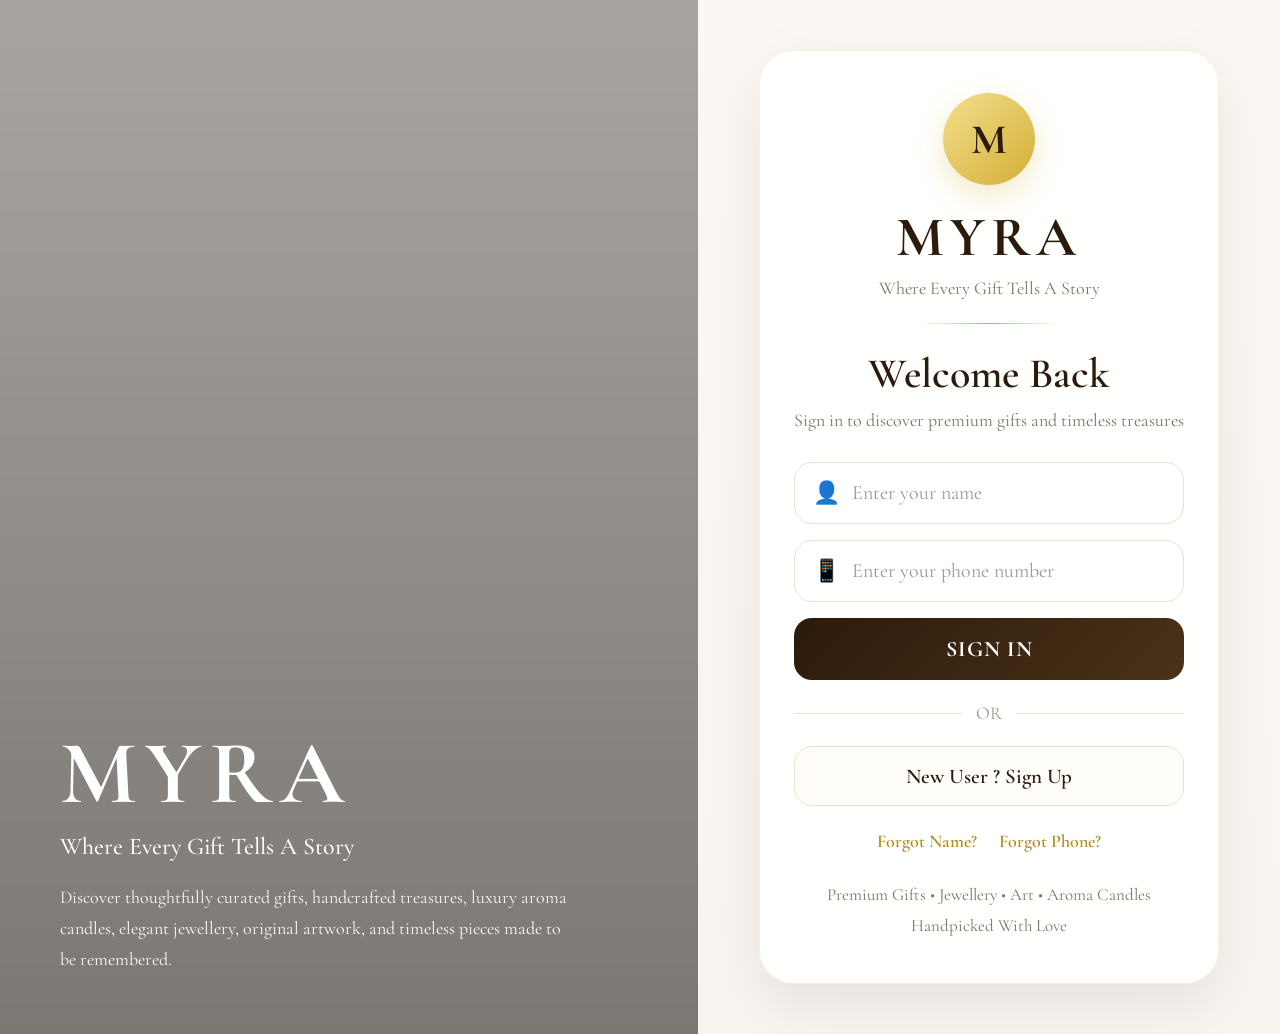
<file: index.html>
<!DOCTYPE html>

<html lang="en">
<head>

<meta charset="UTF-8">
<meta name="viewport" content="width=device-width, initial-scale=1.0, viewport-fit=cover">

<title>MYRA | Where Every Gift Tells A Story</title>

<meta name="theme-color" content="#2C1A0B">
<meta name="apple-mobile-web-app-capable" content="yes">
<meta name="mobile-web-app-capable" content="yes">

<link rel="manifest" href="manifest.json">

<link href="https://fonts.googleapis.com/css2?family=Cormorant+Garamond:wght@300;400;500;600;700&display=swap" rel="stylesheet">

<script src="config.js"></script>

<style>

*{
margin:0;
padding:0;
box-sizing:border-box;
-webkit-tap-highlight-color:transparent;
}

:root{

--bg:#F8F5F0;
--card:#FFFFFF;
--text:#2C1A0B;
--gold:#D4AF37;
--gold-dark:#B68B1E;
--border:#E8E0D3;
--muted:#7D7468;
--shadow:0 20px 60px rgba(0,0,0,.08);

}

html{
scroll-behavior:smooth;
}

body{
font-family:'Cormorant Garamond',serif;
background:var(--bg);
color:var(--text);
min-height:100vh;
overflow-x:hidden;
}

/* ==========================
   AUTO HIDE LOGIN
========================== */

body.loading{
visibility:hidden;
}

/* ==========================
   PAGE
========================== */

.login-page{
min-height:100vh;
display:grid;
grid-template-columns:1.2fr 1fr;
}

/* ==========================
   HERO
========================== */

.hero-side{

position:relative;
min-height:100vh;

background:
linear-gradient(
rgba(20,16,12,.35),
rgba(20,16,12,.55)
),
url("https://images.unsplash.com/photo-1512909006721-3d6018887383?q=80&w=1600&auto=format&fit=crop")
center center/cover no-repeat;

}

.hero-overlay{

position:absolute;
inset:0;

display:flex;
align-items:flex-end;

padding:60px;

}

.hero-content{

max-width:520px;
color:#fff;

}

.hero-logo{

font-size:90px;
font-weight:700;
letter-spacing:8px;
line-height:1;

}

.hero-tag{

margin-top:12px;
font-size:24px;
font-weight:500;
line-height:1.3;

}

.hero-desc{

margin-top:20px;
font-size:18px;
line-height:1.7;
opacity:.95;

}

/* ==========================
   RIGHT SIDE
========================== */

.login-side{

display:flex;
align-items:center;
justify-content:center;

padding:50px;

background:
linear-gradient(
180deg,
#FBF8F3,
#F8F5F0
);

}

.login-card{

width:100%;
max-width:460px;

background:rgba(255,255,255,.92);

backdrop-filter:blur(12px);

border:1px solid rgba(212,175,55,.18);

border-radius:34px;

padding:42px 34px;

box-shadow:var(--shadow);

}

/* ==========================
   BRAND
========================== */

.brand-top{
text-align:center;
}

.brand-circle{

width:92px;
height:92px;

margin:auto;

border-radius:50%;

background:
linear-gradient(
135deg,
#F2DE8B,
#D4AF37
);

display:flex;
align-items:center;
justify-content:center;

box-shadow:
0 10px 30px rgba(212,175,55,.28);

}

.brand-circle span{

font-size:42px;
font-weight:700;
color:#2C1A0B;

}

.brand-name{

margin-top:18px;

font-size:56px;
font-weight:700;
letter-spacing:6px;

}

.brand-tagline{

margin-top:6px;

font-size:18px;
color:var(--muted);

}

.gold-divider{

width:140px;
height:1px;

margin:24px auto;

background:
linear-gradient(
90deg,
transparent,
var(--gold),
transparent
);

}

/* ==========================
   WELCOME
========================== */

.welcome{

text-align:center;
margin-bottom:28px;

}

.welcome h2{

font-size:42px;
font-weight:600;

}

.welcome p{

margin-top:8px;
font-size:18px;
color:var(--muted);
line-height:1.5;

}

/* ==========================
   FORM
========================== */

.input-box{

height:62px;

display:flex;
align-items:center;

border:1px solid var(--border);

background:#fff;

border-radius:18px;

padding:0 18px;

margin-bottom:16px;

transition:.25s;

}

.input-box:focus-within{

border-color:var(--gold);

box-shadow:
0 0 0 5px rgba(212,175,55,.10);

}

.input-icon{

font-size:22px;
margin-right:12px;

}

.input-box input{

flex:1;

border:none;
outline:none;

background:transparent;

font-family:'Cormorant Garamond',serif;
font-size:20px;
color:var(--text);

}

.input-box input::placeholder{
color:#999;
}

.signin-btn{

width:100%;
height:62px;

border:none;

border-radius:18px;

background:
linear-gradient(
135deg,
#2C1A0B,
#4A3218
);

color:#fff;

font-family:'Cormorant Garamond',serif;
font-size:22px;
font-weight:700;
letter-spacing:1px;

cursor:pointer;

transition:.25s;

}

.signin-btn:hover{

transform:translateY(-2px);

}

.signin-btn:active{

transform:scale(.98);

}
/* ==========================
DIVIDER
========================== */

.divider{

display:flex;
align-items:center;
gap:14px;

margin:22px 0;

color:#9B948B;
font-size:18px;

}

.divider::before,
.divider::after{

content:"";
flex:1;
height:1px;
background:var(--border);

}

/* ==========================
SIGNUP BUTTON
========================== */

.signup-btn{

width:100%;
height:60px;

border:1px solid var(--border);

background:#FFFDF9;

border-radius:18px;

font-family:'Cormorant Garamond',serif;
font-size:21px;
font-weight:600;

color:var(--text);

cursor:pointer;

transition:.25s;

}

.signup-btn:hover{

border-color:var(--gold);

}

/* ==========================
FORGOT ROW
========================== */

.forgot-row{

display:flex;
justify-content:center;
gap:22px;

margin-top:24px;

}

.forgot-row button{

background:none;
border:none;

cursor:pointer;

font-family:'Cormorant Garamond',serif;
font-size:18px;
font-weight:600;

color:var(--gold-dark);

}

/* ==========================
FOOT TEXT
========================== */

.secure-text{

margin-top:28px;

text-align:center;

font-size:17px;
line-height:1.8;

color:var(--muted);

}

/* ==========================
TOAST
========================== */

.toast{

position:fixed;

left:50%;
top:50%;

transform:
translate(-50%,-50%)
scale(.92);

background:#2C1A0B;

color:#fff;

padding:16px 28px;

border-radius:999px;

border:1px solid rgba(212,175,55,.35);

font-size:19px;

opacity:0;
pointer-events:none;

transition:.3s;

z-index:99999;

text-align:center;

}

.toast.show{

opacity:1;

transform:
translate(-50%,-50%)
scale(1);

}

/* ==========================
MODALS
========================== */

.app-modal{

position:fixed;
inset:0;

background:
rgba(0,0,0,.45);

display:none;

align-items:center;
justify-content:center;

padding:20px;

z-index:9999;

}

.app-modal.show{
display:flex;
}

.modal-box{

width:100%;
max-width:560px;

background:#FFFDF9;

border-radius:30px;

padding:34px;

box-shadow:
0 30px 80px rgba(0,0,0,.15);

text-align:center;

}

.modal-title{

font-size:42px;
font-weight:700;

}

.modal-subtitle{

margin-top:10px;

font-size:20px;
line-height:1.6;

color:var(--muted);

}

.modal-actions{

display:grid;
grid-template-columns:1fr 1fr;

gap:14px;

margin-top:24px;

}

.modal-btn{

height:58px;

border:none;

border-radius:16px;

cursor:pointer;

font-family:'Cormorant Garamond',serif;
font-size:20px;
font-weight:700;

}

.modal-back{

background:#F3EFE8;
color:#4A3218;

}

.modal-confirm{

background:
linear-gradient(
135deg,
#D4AF37,
#F0D875
);

color:#2C1A0B;

}

/* ==========================
WELCOME MODAL
========================== */

#welcomeModal .modal-box{

max-width:650px;

padding:42px;

}

.welcome-brand{

font-size:64px;
font-weight:700;
letter-spacing:6px;

}

.welcome-story{

margin-top:8px;

font-size:24px;
color:var(--gold-dark);

}

.welcome-message{

margin-top:22px;

font-size:22px;
line-height:1.8;

color:var(--muted);

}

.begin-btn{

margin-top:24px;

width:100%;
height:64px;

border:none;

border-radius:18px;

background:
linear-gradient(
135deg,
#2C1A0B,
#4A3218
);

color:#fff;

font-family:'Cormorant Garamond',serif;
font-size:24px;
font-weight:700;

cursor:pointer;

}

/* ==========================
MOBILE
========================== */

@media(max-width:768px){

.login-page{
display:block;
}

.hero-side{

min-height:300px;

}

.hero-overlay{

padding:26px;

}

.hero-logo{

font-size:56px;

}

.hero-tag{

font-size:20px;

}

.hero-desc{

display:none;

}

.login-side{

padding:0 18px 24px;

margin-top:-50px;

position:relative;
z-index:2;

}

.login-card{

border-radius:34px;

padding:26px 20px;

}

.brand-name{

font-size:42px;

}

.welcome h2{

font-size:32px;

}

.welcome p{

font-size:17px;

}

.modal-box{

padding:26px 20px;

}

.modal-title{

font-size:34px;

}

.modal-subtitle{

font-size:18px;

}

.welcome-brand{

font-size:48px;

}

.welcome-story{

font-size:20px;

}

.welcome-message{

font-size:18px;

}

}

</style>
</head>

<body class="loading">

<main class="login-page">

<section class="hero-side">

<div class="hero-overlay">

<div class="hero-content">

<div class="hero-logo">
MYRA
</div>

<div class="hero-tag">
Where Every Gift Tells A Story
</div>

<div class="hero-desc">

Discover thoughtfully curated gifts,
handcrafted treasures, luxury aroma candles,
elegant jewellery, original artwork,
and timeless pieces made to be remembered.

</div>

</div>

</div>

</section>

<section class="login-side">

<div class="login-card">

<div class="brand-top">

<div class="brand-circle">
<span>M</span>
</div>

<div class="brand-name">
MYRA
</div>

<div class="brand-tagline">
Where Every Gift Tells A Story
</div>

<div class="gold-divider"></div>

</div>

<div class="welcome">

<h2>Welcome Back</h2>

<p>
Sign in to discover premium gifts and timeless treasures
</p>

</div>

<div class="input-box">

<div class="input-icon">👤</div>

<input
type="text"
id="userName"
placeholder="Enter your name">

</div>

<div class="input-box">

<div class="input-icon">📱</div>

<input
type="tel"
id="userPhone"
placeholder="Enter your phone number"
maxlength="10">

</div>

<button
class="signin-btn"
onclick="handleLogin()">

SIGN IN

</button>
<div class="divider">
OR
</div>

<button
class="signup-btn"
onclick="openSignupModal()">

New User ? Sign Up

</button>

<div class="forgot-row">

<button onclick="forgotName()">
Forgot Name?
</button>

<button onclick="forgotPhone()">
Forgot Phone?
</button>

</div>

<div class="secure-text">

Premium Gifts • Jewellery • Art • Aroma Candles

<br>

Handpicked With Love

</div>

</div>

</section>

</main>

<!-- SIGNUP MODAL -->

<div
class="app-modal"
id="signupModal">

<div class="modal-box">

<div class="modal-title">
Create Account
</div>

<div class="modal-subtitle">

Join MYRA and start discovering
beautiful gifts curated just for you.

</div>

<div class="input-box" style="margin-top:22px;">

<div class="input-icon">👤</div>

<input
type="text"
id="signupName"
placeholder="Your Name">

</div>

<div class="input-box">

<div class="input-icon">📱</div>

<input
type="tel"
id="signupPhone"
maxlength="10"
placeholder="Phone Number">

</div>

<div class="modal-actions">

<button
class="modal-btn modal-back"
onclick="closeSignupModal()">

Back

</button>

<button
class="modal-btn modal-confirm"
onclick="signupUser()">

Sign Up

</button>

</div>

</div>

</div>

<!-- FORGOT MODAL -->

<div
class="app-modal"
id="forgotModal">

<div class="modal-box">

<div
class="modal-title"
id="forgotTitle">

Forgot Name

</div>

<div
class="modal-subtitle"
id="forgotText">

Enter your phone number

</div>

<div class="input-box" style="margin-top:22px;">

<div
class="input-icon"
id="forgotIcon">

📱

</div>

<input
type="text"
id="forgotInput"
placeholder="Enter details">

</div>

<div class="modal-actions">

<button
class="modal-btn modal-back"
onclick="closeForgotModal()">

Back

</button>

<button
class="modal-btn modal-confirm"
onclick="findForgotData()"
id="forgotFindBtn">

Find

</button>

</div>

</div>

</div>

<!-- WELCOME MODAL -->

<div
class="app-modal"
id="welcomeModal">

<div class="modal-box">

<div class="welcome-brand">
MYRA
</div>

<div class="welcome-story">
Where Every Gift Tells A Story
</div>

<div
class="welcome-message"
id="welcomeMessage">

Welcome to MYRA

</div>

<button
class="begin-btn"
onclick="goToHome()">

Begin Your Journey

</button>

</div>

</div>

<!-- TOAST -->

<div
class="toast"
id="toast">
</div>

<script>

const STORAGE = {

LOGGED_IN:"myra_logged_in",
USER_NAME:"myra_user_name",
USER_PHONE:"myra_user_phone",
USER_ID:"myra_user_id"

};

if(localStorage.getItem(STORAGE.LOGGED_IN)==="true"){

window.location.replace("home.html");

}else{

document.body.classList.remove("loading");

}

let forgotMode="";

function showToast(message){

const toast=document.getElementById("toast");

toast.innerText=message;

toast.classList.add("show");

setTimeout(()=>{

toast.classList.remove("show");

},2000);

}

function validatePhone(phone){

return /^[6-9][0-9]{9}$/.test(phone);

}

function saveUser(name,phone){

localStorage.setItem(
STORAGE.USER_NAME,
name
);

localStorage.setItem(
STORAGE.USER_PHONE,
phone
);

localStorage.setItem(
STORAGE.USER_ID,
"MYRA-"+phone
);

localStorage.setItem(
STORAGE.LOGGED_IN,
"true"
);

}

function handleLogin(){

const name=
document
.getElementById("userName")
.value
.trim();

const phone=
document
.getElementById("userPhone")
.value
.trim();

if(name.length<2){

showToast(
"Please enter your name"
);

return;

}

if(!validatePhone(phone)){

showToast(
"Please enter a valid phone number"
);

return;

}

saveUser(name,phone);

showToast(
"✨ Welcome Back To MYRA"
);

setTimeout(()=>{

window.location.href=
"home.html";

},2200);

}
function openSignupModal(){

document.getElementById(
"signupName"
).value=document.getElementById(
"userName"
).value.trim();

document.getElementById(
"signupPhone"
).value=document.getElementById(
"userPhone"
).value.trim();

document.getElementById(
"signupModal"
).classList.add("show");

}

function closeSignupModal(){

document.getElementById(
"signupModal"
).classList.remove("show");

}

function signupUser(){

const name=
document
.getElementById("signupName")
.value
.trim();

const phone=
document
.getElementById("signupPhone")
.value
.trim();

if(name.length<2){

showToast(
"Please enter your name"
);

return;

}

if(!validatePhone(phone)){

showToast(
"Please enter a valid phone number"
);

return;

}

saveUser(name,phone);

closeSignupModal();

showToast(
"✨ Welcome To MYRA"
);

document.getElementById(
"welcomeMessage"
).innerHTML=`

Welcome, <strong>${name}</strong>

<br><br>

Your MYRA account is ready.

<br><br>

Discover thoughtfully curated gifts,
handcrafted treasures, luxury aroma candles,
elegant jewellery, original artwork,
and timeless pieces made to be remembered.

`;

setTimeout(()=>{

document.getElementById(
"welcomeModal"
).classList.add("show");

},2200);

setTimeout(()=>{

goToHome();

},5200);

}

function goToHome(){

window.location.href=
"home.html";

}

function forgotName(){

forgotMode="name";

document.getElementById(
"forgotTitle"
).innerText="Forgot Name";

document.getElementById(
"forgotText"
).innerText=
"Enter your phone number";

document.getElementById(
"forgotIcon"
).innerText="📱";

document.getElementById(
"forgotInput"
).placeholder=
"Phone Number";

document.getElementById(
"forgotInput"
).value="";

document.getElementById(
"forgotFindBtn"
).innerText=
"Find Name";

document.getElementById(
"forgotModal"
).classList.add("show");

}

function forgotPhone(){

forgotMode="phone";

document.getElementById(
"forgotTitle"
).innerText="Forgot Phone";

document.getElementById(
"forgotText"
).innerText=
"Enter your name";

document.getElementById(
"forgotIcon"
).innerText="👤";

document.getElementById(
"forgotInput"
).placeholder=
"Your Name";

document.getElementById(
"forgotInput"
).value="";

document.getElementById(
"forgotFindBtn"
).innerText=
"Find Phone";

document.getElementById(
"forgotModal"
).classList.add("show");

}

function closeForgotModal(){

document.getElementById(
"forgotModal"
).classList.remove("show");

}

function findForgotData(){

const value=
document
.getElementById(
"forgotInput"
)
.value
.trim();

if(!value){

showToast(
"Please fill the field"
);

return;

}

const savedName=
localStorage.getItem(
STORAGE.USER_NAME
);

const savedPhone=
localStorage.getItem(
STORAGE.USER_PHONE
);

if(forgotMode==="name"){

if(savedPhone===value){

showToast(
"Name: "+savedName
);

}else{

showToast(
"No record found"
);

}

}

if(forgotMode==="phone"){

if(
savedName &&
savedName.toLowerCase() ===
value.toLowerCase()
){

showToast(
"Phone: "+savedPhone
);

}else{

showToast(
"No record found"
);

}

}

closeForgotModal();

}

document
.getElementById("userPhone")
.addEventListener(
"input",
function(){

this.value=
this.value
.replace(/\D/g,"")
.slice(0,10);

}
);

document
.getElementById("signupPhone")
.addEventListener(
"input",
function(){

this.value=
this.value
.replace(/\D/g,"")
.slice(0,10);

}
);

</script>

</body>
</html>
</file>
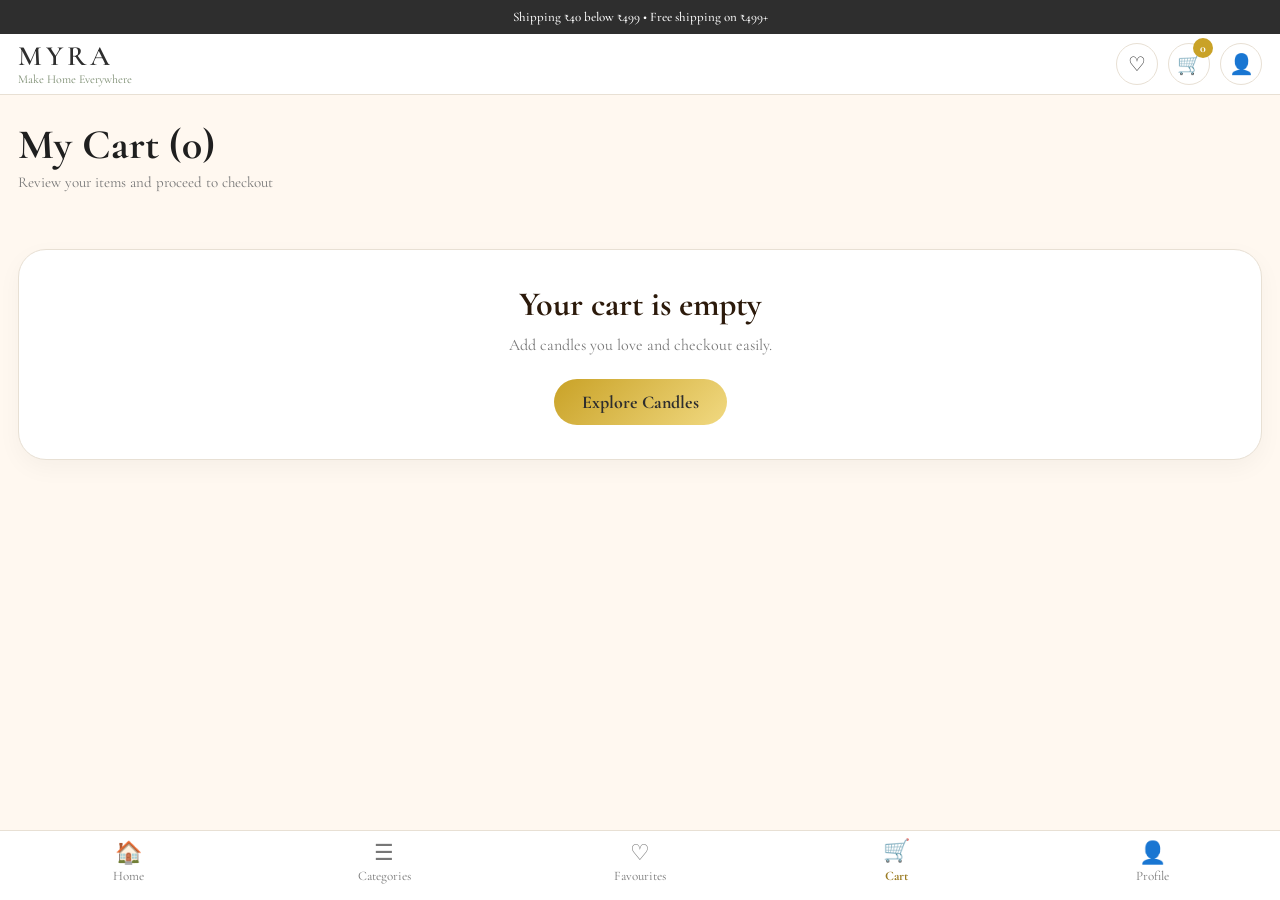
<file: cart.html>
<!DOCTYPE html>
<html lang="en">
<head>
<meta charset="UTF-8">
<meta name="viewport" content="width=device-width,initial-scale=1">
<title>Cart | MYRA</title>
<link rel="manifest" href="manifest.json">
<meta name="theme-color" content="#2E2E2E">
<link href="https://fonts.googleapis.com/css2?family=Cormorant+Garamond:wght@500;600;700&display=swap" rel="stylesheet">
<script src="config.js"></script>
<link rel="stylesheet" href="common.css?v=1">
<style>
*{margin:0;padding:0;box-sizing:border-box;font-family:'Cormorant Garamond',serif;}
:root{--cream:#FFF8F0;--gold:#C9A227;--gold-dark:#8B6914;--dark:#2E2E2E;--sage:#7A8B6F;--border:#E8E0D4;--green:#059669;--muted:#777;}
body{background:var(--cream);color:var(--dark);padding-bottom:92px;}
.top-bar{background:#2E2E2E;color:#fff;text-align:center;padding:9px 12px;font-size:13px;font-weight:500;white-space:nowrap;overflow:hidden;text-overflow:ellipsis;}
.header{padding:8px 18px;background:#fff;border-bottom:1px solid var(--border);display:flex;justify-content:space-between;align-items:center;}
.logo-wrap h1{font-size:28px;letter-spacing:4px;color:#2E2E2E;line-height:1;}
.logo-wrap p{font-size:12px;color:#7A8B6F;margin-top:2px;}
.header-icons{display:flex;gap:10px;}
.icon-btn{width:42px;height:42px;border-radius:50%;border:1px solid var(--border);background:#fff;display:flex;align-items:center;justify-content:center;font-size:20px;position:relative;}
.cart-count{position:absolute;top:-6px;right:-4px;background:#C9A227;color:#fff;font-size:12px;font-weight:800;width:20px;height:20px;border-radius:50%;display:flex;align-items:center;justify-content:center;}
.page-head{padding:28px 18px 18px;}
.page-head h2{font-size:42px;line-height:1.05;color:#1f1f1f;}
.page-head p{font-size:15px;color:#777;margin-top:6px;}
.cart-area{padding:0 18px 24px;display:flex;flex-direction:column;gap:14px;}
.cart-card{background:#fff;border:1px solid var(--border);border-radius:24px;padding:14px;display:grid;grid-template-columns:96px 1fr auto;gap:14px;align-items:center;box-shadow:0 8px 24px rgba(0,0,0,.04);}
.cart-img{width:96px;height:96px;object-fit:cover;border-radius:16px;background:#f7f0e6;}
.item-info h3{font-size:24px;line-height:1.05;color:#2C1A0B;margin-bottom:5px;}
.item-info p{font-size:14px;color:#777;margin-bottom:5px;}
.qty-badge{display:inline-block;background:#F8F4EC;border:1px solid var(--border);border-radius:999px;padding:5px 12px;font-size:14px;font-weight:700;margin-top:4px;}
.item-price{text-align:right;}
.item-price h4{font-size:24px;color:#111827;margin-bottom:12px;}
.remove-btn{width:40px;height:40px;border-radius:12px;border:1px solid var(--border);background:#fff;font-size:20px;cursor:pointer;}
.free-box{margin:0 18px 14px;background:#fff;border:1px solid var(--border);border-radius:24px;padding:18px;box-shadow:0 8px 24px rgba(0,0,0,.04);}
.free-box h3{font-size:22px;display:flex;align-items:center;gap:10px;color:#2E2E2E;}
.free-line{height:8px;background:linear-gradient(135deg,#C9A227,#F1D981);border-radius:999px;margin-top:16px;}
.summary-box,.form-box{margin:0 18px 14px;background:#fff;border:1px solid var(--border);border-radius:24px;padding:20px;box-shadow:0 8px 24px rgba(0,0,0,.04);}
.box-title{display:flex;align-items:center;gap:12px;font-size:28px;margin-bottom:18px;color:#2C1A0B;}
.summary-row{display:flex;justify-content:space-between;align-items:center;font-size:19px;margin:10px 0;}
.summary-row strong{font-weight:800;}.green{color:#059669;font-weight:800;}
.total-row{border-top:1px solid var(--border);margin-top:14px;padding-top:14px;display:flex;justify-content:space-between;align-items:center;}
.total-row h3{font-size:28px;}.total-row h2{font-size:34px;color:#111827;}
.coupon-box{border:1px solid var(--border);border-radius:22px;padding:14px;margin-top:18px;background:#FFFCF8;}
.coupon-row{display:grid;grid-template-columns:1fr 110px;gap:10px;}
.coupon-row input{height:48px;border:1px solid var(--border);border-radius:16px;padding:0 15px;font-size:16px;outline:0;text-transform:uppercase;}
.coupon-row button{height:48px;border:0;border-radius:16px;background:linear-gradient(135deg,#C9A227,#F1D981);color:#2E2E2E;font-size:18px;font-weight:800;cursor:pointer;}
.coupon-note{font-size:14px;color:#777;margin-top:10px;}
.form-grid{display:grid;grid-template-columns:1fr 1fr;gap:12px;}
.form-grid input{height:50px;border:1px solid var(--border);border-radius:14px;padding:0 15px;font-size:16px;outline:0;background:#fff;}
.place-btn{margin:0 18px 10px;height:58px;border:0;border-radius:20px;background:linear-gradient(135deg,#C9A227,#F1D981);color:#2E2E2E;font-size:26px;font-weight:800;cursor:pointer;box-shadow:0 12px 28px rgba(201,162,39,.28);}
.secure-text{text-align:center;font-size:15px;color:#777;margin-bottom:24px;}
.empty-box{margin:40px 18px;background:#fff;border:1px solid var(--border);border-radius:28px;padding:34px 22px;text-align:center;box-shadow:0 8px 24px rgba(0,0,0,.04);}
.empty-box h3{font-size:34px;color:#2C1A0B;margin-bottom:8px;}.empty-box p{font-size:16px;color:#777;line-height:1.6;margin-bottom:20px;}
.explore-btn{border:0;height:46px;padding:0 28px;border-radius:999px;background:linear-gradient(135deg,#C9A227,#F1D981);font-size:18px;font-weight:800;color:#2E2E2E;}
.review-overlay{position:fixed;inset:0;background:rgba(0,0,0,.45);z-index:9998;display:none;align-items:flex-end;justify-content:center;}
.review-overlay.show{display:flex;}.review-popup{width:100%;max-width:720px;max-height:88vh;background:#fff;border-radius:32px 32px 0 0;padding:26px 18px 90px;overflow:auto;animation:slideUp .28s ease;}
@keyframes slideUp{from{transform:translateY(100%);opacity:.3;}to{transform:translateY(0);opacity:1;}}
.review-popup h2{font-size:40px;margin-bottom:18px;}.review-card{border:1px solid var(--border);border-radius:22px;padding:18px;margin-bottom:14px;}.review-card h3{font-size:24px;margin-bottom:12px;}
.review-line{display:flex;justify-content:space-between;gap:12px;font-size:18px;padding:6px 0;}.review-line b{text-align:right;}
.review-actions{position:fixed;left:0;right:0;bottom:0;z-index:9999;background:#fff;padding:12px;display:none;grid-template-columns:1fr 1fr 1.2fr;gap:10px;border-top:1px solid var(--border);}
.review-actions.show{display:grid;}.review-actions button{height:54px;border-radius:18px;font-size:18px;font-weight:800;cursor:pointer;}.back-btn{border:1px solid var(--border);background:#F8F4EC;color:#2E2E2E;}.edit-btn{border:1px solid #D4AF37;background:#fff;color:#8B6914;}.confirm-btn{border:0;background:linear-gradient(135deg,#C9A227,#F1D981);color:#2E2E2E;}
.bottom-nav{position:fixed;left:0;right:0;bottom:0;height:72px;background:#fff;border-top:1px solid var(--border);display:grid;grid-template-columns:repeat(5,1fr);z-index:1000;}
.nav-item{border:0;background:transparent;color:#777;font-size:13px;display:flex;flex-direction:column;align-items:center;justify-content:center;gap:4px;}.nav-item strong{font-size:22px;line-height:1;font-weight:400;}.nav-item.active{color:#9B7B22;font-weight:800;}
.toast{position:fixed;left:50%;bottom:92px;transform:translateX(-50%) translateY(20px);background:#2E2E2E;color:#fff;padding:13px 20px;border-radius:999px;font-size:14px;opacity:0;pointer-events:none;transition:.3s;z-index:99999;}.toast.show{opacity:1;transform:translateX(-50%) translateY(0);}
@media(min-width:768px){.cart-area{display:grid;grid-template-columns:1fr 1fr;}.cart-card{grid-template-columns:120px 1fr auto;}.cart-img{width:120px;height:120px;}.form-grid{grid-template-columns:repeat(3,1fr);}.bottom-nav{height:70px;}}
</style>
</head>
<body>
<div class="top-bar">Shipping ₹40 below ₹499 • Free shipping on ₹499+</div>
<div class="header"><div class="logo-wrap"><h1>MYRA</h1><p>Make Home Everywhere</p></div><div class="header-icons"><div class="icon-btn" onclick="goFavourites()">♡</div><div class="icon-btn" onclick="goCart()">🛒<span class="cart-count" id="topCartCount">0</span></div><div class="icon-btn" onclick="goProfile()">👤</div></div></div>
<div class="page-head"><h2 id="cartTitle">My Cart</h2><p>Review your items and proceed to checkout</p></div>
<div id="cartContent"></div>
<nav class="bottom-nav"><button class="nav-item" onclick="goHome()"><strong>🏠</strong>Home</button><button class="nav-item" onclick="goCategory()"><strong>☰</strong>Categories</button><button class="nav-item" onclick="goFavourites()"><strong>♡</strong>Favourites</button><button class="nav-item active" onclick="goCart()"><strong>🛒</strong>Cart</button><button class="nav-item" onclick="goProfile()"><strong>👤</strong>Profile</button></nav>
<div class="toast" id="toast"></div>
<div class="review-overlay" id="reviewOverlay"><div class="review-popup" id="reviewPopup"></div></div>
<div class="review-actions" id="reviewActions"><button class="back-btn" onclick="closeReview()">Back</button><button class="edit-btn" onclick="closeReview()">Edit Address</button><button class="confirm-btn" onclick="confirmOrder()">Confirm Order</button></div>
<script>
const ADMIN_WHATSAPP="919836697502";const PAYMENT_LINK="https://tinyurl.com/myra-pay-now";let appliedCoupon=null,appliedDiscount=0,latestOrder=null;
function getCartItems(){return JSON.parse(localStorage.getItem("myra_cart")||"[]");}
function saveCartItems(items){localStorage.setItem("myra_cart",JSON.stringify(items));localStorage.setItem("myra_cart_last_update",Date.now());}
function money(n){return "₹"+Number(n||0).toLocaleString("en-IN");}
function getQty(item){return Number(item.qty||item.quantity||item.selected_quantity||1);}
function getItemPrice(item){return Number(item.price||item.final_price||0);}
function getItemMrp(item){return Number(item.mrp||item.price||0);}
function calcTotals(){const cart=getCartItems();let subtotal=0,totalMrp=0;cart.forEach(item=>{const qty=getQty(item);subtotal+=getItemPrice(item)*qty;totalMrp+=getItemMrp(item)*qty;});const save=Math.max(totalMrp-subtotal,0);const shipping=subtotal>=499||subtotal===0?0:40;const grandBeforeCoupon=subtotal+shipping;const couponDiscount=Math.min(appliedDiscount,grandBeforeCoupon);const grandTotal=Math.max(grandBeforeCoupon-couponDiscount,0);return{cart,subtotal,totalMrp,save,shipping,couponDiscount,grandTotal};}
function renderCart(){const data=calcTotals(),cart=data.cart;document.getElementById("topCartCount").innerText=cart.length;document.getElementById("cartTitle").innerText=`My Cart (${cart.length})`;if(!cart.length){document.getElementById("cartContent").innerHTML=`<div class="empty-box"><h3>Your cart is empty</h3><p>Add candles you love and checkout easily.</p><button class="explore-btn" onclick="goCategory()">Explore Candles</button></div>`;return;}document.getElementById("cartContent").innerHTML=`<div class="cart-area">${cart.map((item,index)=>{const qty=getQty(item),price=getItemPrice(item),total=price*qty,name=item.name||item.product_name||"MYRA Product",img=item.image1||item.image||"",fragrance=item.fragrance||item.short_description||"Premium Candle",wax=item.wax_type||"",label=item.label||"MYRA";return `<div class="cart-card"><img class="cart-img" src="${img}" alt="${name}"><div class="item-info"><h3>${name}</h3><p>${fragrance}${wax?" • "+wax:""}</p><span class="qty-badge">Qty: ${qty}</span><p>${label}</p></div><div class="item-price"><button class="remove-btn" onclick="removeCartItem(${index})">🗑</button><h4>${money(total)}</h4></div></div>`;}).join("")}</div><div class="free-box"><h3>🎁 You got ${data.shipping===0?"Free Shipping":"Shipping ₹40"} on this order</h3><div class="free-line"></div></div><div class="summary-box"><div class="box-title">🏷 Order Summary</div><div class="summary-row"><span>Total MRP</span><strong>${money(data.totalMrp)}</strong></div><div class="summary-row"><span>Discount</span><strong class="green">-${money(data.save)}</strong></div>${appliedCoupon?`<div class="summary-row"><span>Coupon (${appliedCoupon})</span><strong class="green">-${money(data.couponDiscount)}</strong></div>`:""}<div class="summary-row"><span>Shipping</span><strong class="green">${data.shipping===0?"FREE":money(data.shipping)}</strong></div><div class="total-row"><h3>Order Total</h3><h2>${money(data.grandTotal)}</h2></div><div class="coupon-box"><div class="coupon-row"><input id="couponInput" placeholder="ENTER COUPON CODE"><button onclick="applyCoupon()">Apply</button></div><div class="coupon-note">Have a coupon? Apply it here</div></div></div><div class="form-box"><div class="box-title">📍 Customer Details</div><div class="form-grid"><input id="custName" placeholder="Full Name"><input id="custPhone" type="tel" inputmode="numeric" maxlength="10" placeholder="Phone Number"><input id="village" placeholder="Village"><input id="postOffice" placeholder="Post Office"><input id="policeStation" placeholder="Police Station"><input id="district" placeholder="District"><input id="state" placeholder="State"><input id="pinCode" type="tel" inputmode="numeric" maxlength="6" placeholder="Pincode"><input id="landmark" placeholder="Landmark"></div></div><button class="place-btn" onclick="placeOrder()">Place Order →</button><div class="secure-text">🛡 Secure Checkout • 100% Safe Payments</div>`;}
function removeCartItem(index){let cart=getCartItems();cart.splice(index,1);saveCartItems(cart);if(!cart.length){localStorage.removeItem("myra_coupon_code");localStorage.removeItem("myra_coupon_discount");appliedCoupon=null;appliedDiscount=0;}showToast("Removed from cart");renderCart();}
function applyCoupon(){const code=document.getElementById("couponInput").value.trim().toUpperCase();const subtotal=calcTotals().subtotal;if(!code){showToast("Please enter coupon code");return;}let discount=0;if(code==="WELCOME"){discount=Math.round(subtotal*.10);}else if(code==="SPECIAL"){discount=Math.round(subtotal*.15);}else if(code==="SPECIAL10"){discount=Math.round(subtotal*.10);}else if(code==="SPECIAL15"){discount=Math.round(subtotal*.15);}else if(code==="SPECIAL20"){discount=Math.round(subtotal*.20);}else{showToast("Invalid coupon code");return;}appliedCoupon=code;appliedDiscount=discount;localStorage.setItem("myra_coupon_code",appliedCoupon);localStorage.setItem("myra_coupon_discount",appliedDiscount);showToast("Coupon applied");renderCart();}
function getCustomerDetails(){return{name:document.getElementById("custName").value.trim(),phone:document.getElementById("custPhone").value.trim(),village:document.getElementById("village").value.trim(),postOffice:document.getElementById("postOffice").value.trim(),policeStation:document.getElementById("policeStation").value.trim(),district:document.getElementById("district").value.trim(),state:document.getElementById("state").value.trim(),pinCode:document.getElementById("pinCode").value.trim(),landmark:document.getElementById("landmark").value.trim()};}
function validateCustomer(c){if(!c.name||!c.phone||!c.village||!c.postOffice||!c.policeStation||!c.district||!c.state||!c.pinCode||!c.landmark){showToast("Please fill all fields");return false;}if(!/^[0-9]{10}$/.test(c.phone)){showToast("Wrong phone number");return false;}if(!/^[0-9]{6}$/.test(c.pinCode)){showToast("Wrong pin code");return false;}return true;}
function placeOrder(){const cart=getCartItems();if(!cart.length){showToast("Your cart is empty");return;}const customer=getCustomerDetails();if(!validateCustomer(customer))return;const totals=calcTotals();latestOrder={orderId:"MY"+Date.now(),dateTime:new Date().toLocaleString("en-IN"),customer,items:cart,coupon:appliedCoupon,couponDiscount:totals.couponDiscount,subtotal:totals.subtotal,shipping:totals.shipping,grandTotal:totals.grandTotal};openReview(latestOrder);}
function openReview(order){const popup=document.getElementById("reviewPopup"),c=order.customer;popup.innerHTML=`<h2>Order Review</h2><div class="review-card"><h3>Customer Details</h3><div class="review-line"><span>Name</span><b>${c.name}</b></div><div class="review-line"><span>Phone</span><b>${c.phone}</b></div><div class="review-line"><span>Village</span><b>${c.village}</b></div><div class="review-line"><span>Post Office</span><b>${c.postOffice}</b></div><div class="review-line"><span>Police Station</span><b>${c.policeStation}</b></div><div class="review-line"><span>District</span><b>${c.district}</b></div><div class="review-line"><span>State</span><b>${c.state}</b></div><div class="review-line"><span>Pin Code</span><b>${c.pinCode}</b></div><div class="review-line"><span>Landmark</span><b>${c.landmark}</b></div></div><div class="review-card"><h3>Product Details</h3>${order.items.map(item=>{const qty=getQty(item),price=getItemPrice(item);return `<div style="border-bottom:1px solid #eee;padding-bottom:10px;margin-bottom:10px;"><div class="review-line"><span>Product Name</span><b>${item.name||item.product_name||"MYRA Product"}</b></div><div class="review-line"><span>Product ID</span><b>${item.product_id||item.id||"-"}</b></div><div class="review-line"><span>Quantity</span><b>${qty}</b></div><div class="review-line"><span>Price</span><b>${money(price)}</b></div><div class="review-line"><span>Total</span><b>${money(price*qty)}</b></div></div>`;}).join("")}</div><div class="review-card"><h3>Order Summary</h3><div class="review-line"><span>Subtotal</span><b>${money(order.subtotal)}</b></div>${order.coupon?`<div class="review-line"><span>Coupon</span><b>${order.coupon}</b></div><div class="review-line"><span>Coupon Discount</span><b>-${money(order.couponDiscount)}</b></div>`:""}<div class="review-line"><span>Shipping</span><b>${order.shipping===0?"Free":money(order.shipping)}</b></div><div class="review-line"><span>Total Order Value</span><b>${money(order.grandTotal)}</b></div></div>`;document.getElementById("reviewOverlay").classList.add("show");document.getElementById("reviewActions").classList.add("show");document.querySelector(".bottom-nav").style.display="none";}
function closeReview(){document.getElementById("reviewOverlay").classList.remove("show");document.getElementById("reviewActions").classList.remove("show");document.querySelector(".bottom-nav").style.display="grid";}
function buildWhatsappMessage(order){const c=order.customer;let productsText=order.items.map(item=>{const qty=getQty(item),price=getItemPrice(item);return `Product ID: ${item.product_id||item.id||"-"}\nProduct Name: ${item.name||item.product_name||"MYRA Product"}\nQuantity: ${qty}\nPrice: ${money(price)}\nTotal: ${money(price*qty)}`;}).join(`\n\n--------------------------------\n\n`);let couponText="";if(order.coupon){couponText=`\nCoupon: ${order.coupon}\nCoupon Discount: ${money(order.couponDiscount)}\n`;}return `🕯️ MYRA NEW ORDER\n\nOrder ID: ${order.orderId}\nDate Time: ${order.dateTime}\n\nCustomer Details:\nName: ${c.name}\nPhone: ${c.phone}\nVillage: ${c.village}\nPost Office: ${c.postOffice}\nPolice Station: ${c.policeStation}\nDistrict: ${c.district}\nState: ${c.state}\nPin Code: ${c.pinCode}\nLandmark: ${c.landmark}\n\nProduct Details:\n\n${productsText}\n\nShipping: ${order.shipping===0?"Free":money(order.shipping)}\n\nOrder Summary\n\nSubtotal: ${money(order.subtotal)}${couponText}\nTotal Order Value: ${money(order.grandTotal)}\n\nPay Here:\n${PAYMENT_LINK}\n\n👉 PLEASE PAY ${money(order.grandTotal)} AND SEND PAYMENT SCREENSHOT TO CONFIRM YOUR ORDER.\n\nThank you for shopping with MYRA`;}
function confirmOrder(){if(!latestOrder){showToast("Order not found");return;}let orders=JSON.parse(localStorage.getItem("myra_orders")||"[]");orders.push(latestOrder);localStorage.setItem("myra_orders",JSON.stringify(orders));localStorage.removeItem("myra_cart");localStorage.removeItem("myra_coupon_code");localStorage.removeItem("myra_coupon_discount");localStorage.removeItem("myra_cart_last_update");showToast("Order confirmed");const message=buildWhatsappMessage(latestOrder),whatsappUrl="https://wa.me/"+ADMIN_WHATSAPP+"?text="+encodeURIComponent(message);setTimeout(()=>{window.open(whatsappUrl,"_blank");location.href="home.html";},700);}
appliedCoupon=localStorage.getItem("myra_coupon_code")||null;appliedDiscount=Number(localStorage.getItem("myra_coupon_discount")||0);renderCart();
</script>
<script src="common.js?v=1"></script>
</body>
</html>
</file>
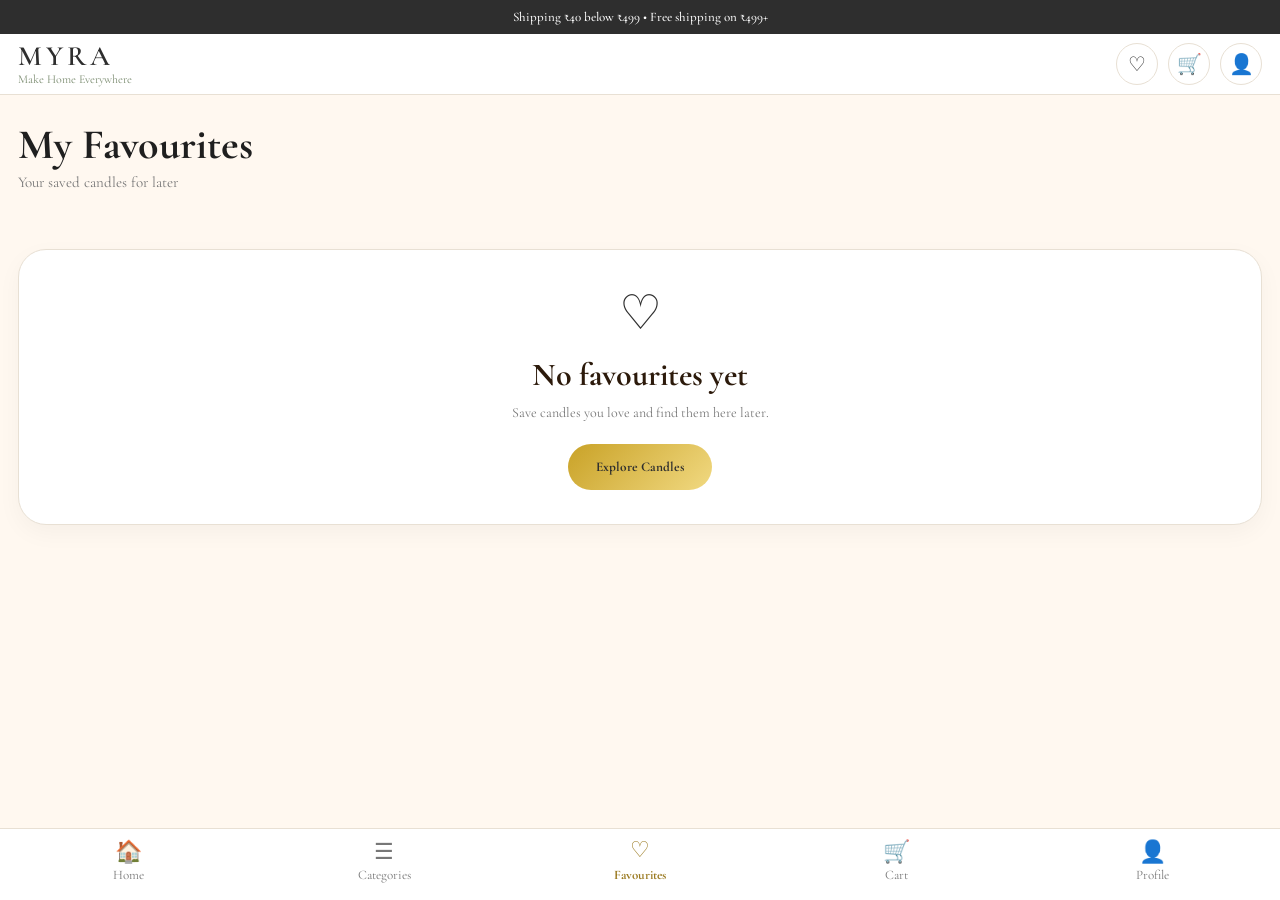
<file: favourites.html>
<!DOCTYPE html>
<html lang="en">
<head>
<meta charset="UTF-8">
<meta name="viewport" content="width=device-width,initial-scale=1">

<title>Favourites | MYRA</title>

<link rel="manifest" href="manifest.json">
<meta name="theme-color" content="#2E2E2E">

<link href="https://fonts.googleapis.com/css2?family=Cormorant+Garamond:wght@500;600;700&display=swap" rel="stylesheet">

<script src="config.js"></script>
<link rel="stylesheet" href="common.css?v=1">

<style>
*{
margin:0;
padding:0;
box-sizing:border-box;
font-family:'Cormorant Garamond',serif;
}

:root{
--cream:#FFF8F0;
--gold:#C9A227;
--dark:#2E2E2E;
--sage:#7A8B6F;
--border:#E8E0D4;
--green:#059669;
}

body{
background:var(--cream);
color:var(--dark);
padding-bottom:90px;
font-family:'Cormorant Garamond',serif;
}

.top-bar{
background:#2E2E2E;
color:#fff;
text-align:center;
padding:9px 12px;
font-size:13px;
font-weight:500;
white-space:nowrap;
overflow:hidden;
text-overflow:ellipsis;
}

.header{
padding:8px 18px;
background:#fff;
border-bottom:1px solid var(--border);
display:flex;
justify-content:space-between;
align-items:center;
}

.logo-wrap h1{
font-family:'Cormorant Garamond',serif;
font-size:28px;
letter-spacing:4px;
color:#2E2E2E;
line-height:1;
}

.logo-wrap p{
font-family:'Cormorant Garamond',serif;
font-size:12px;
color:#7A8B6F;
margin-top:2px;
}

.header-icons{
display:flex;
gap:10px;
}

.icon-btn{
width:42px;
height:42px;
border-radius:50%;
border:1px solid var(--border);
background:#fff;
display:flex;
align-items:center;
justify-content:center;
font-size:20px;
}

.page-head{
padding:28px 18px 18px;
}

.page-head h2{
font-family:'Cormorant Garamond',serif;
font-size:42px;
line-height:1.05;
color:#1f1f1f;
}

.page-head p{
font-family:'Cormorant Garamond',serif;
font-size:15px;
color:#777;
margin-top:6px;
}

.product-grid{
padding:0 18px 22px;
display:grid;
grid-template-columns:repeat(2,1fr);
gap:16px;
}

.product-card{
background:#fff;
border:1px solid var(--border);
border-radius:22px;
overflow:hidden;
position:relative;
box-shadow:0 8px 24px rgba(0,0,0,.05);
display:flex;
flex-direction:column;
height:100%;
}

.product-img{
width:100%;
height:190px;
object-fit:cover;
display:block;
}

.remove-btn{
position:absolute;
top:10px;
right:10px;
width:42px;
height:42px;
border-radius:50%;
border:1px solid rgba(255,255,255,.8);
background:rgba(255,255,255,.9);
font-size:22px;
display:flex;
align-items:center;
justify-content:center;
color:#8B6914;
}

.badge{
position:absolute;
top:10px;
left:10px;
background:#E7FAF3;
color:#059669;
font-size:11px;
font-weight:800;
padding:7px 12px;
border-radius:999px;
}

.product-info{
padding:14px;
display:flex;
flex-direction:column;
flex:1;
}

.product-info h3{
font-family:'Cormorant Garamond',serif;
font-size:20px;
line-height:1.2;
color:#2C1A0B;
margin-bottom:6px;
min-height:58px;
display:flex;
align-items:flex-start;
}

.product-info p{
font-family:'Cormorant Garamond',serif;
font-size:12px;
color:#777;
margin-bottom:8px;
min-height:48px;
}

.rating{
font-size:12px;
color:#C6922E;
margin-bottom:8px;
min-height:32px;
display:flex;
align-items:center;
}

.price-row{
display:flex;
align-items:center;
gap:8px;
min-height:54px;
margin-top:8px;
margin-bottom:12px;
}

.price{
font-size:20px;
font-weight:800;
color:#111827;
}

.mrp{
font-size:13px;
color:#999;
text-decoration:line-through;
}

.off{
font-size:12px;
color:#059669;
font-weight:700;
min-width:60px;
text-align:center;
}

.action-row{
display:grid;
grid-template-columns:1fr;
gap:10px;
margin-top:auto;
}

.view-btn,
.cart-btn{
width:100%;
height:38px;
border-radius:16px;
font-weight:800;
cursor:pointer;
font-family:'Cormorant Garamond',serif;
}

.view-btn{
border:1px solid #D4AF37;
background:#fff;
color:#8B6914;
}

.cart-btn{
border:0;
background:linear-gradient(135deg,#C9A227,#F1D981);
color:#2E2E2E;
}

.empty-box{
margin:40px 18px;
background:#fff;
border:1px solid var(--border);
border-radius:28px;
padding:34px 22px;
text-align:center;
box-shadow:0 8px 24px rgba(0,0,0,.04);
}

.empty-icon{
font-size:48px;
margin-bottom:12px;
}

.empty-box h3{
font-family:'Cormorant Garamond',serif;
font-size:32px;
color:#2C1A0B;
margin-bottom:8px;
}

.empty-box p{
font-family:'Cormorant Garamond',serif;
font-size:14px;
color:#777;
line-height:1.6;
margin-bottom:20px;
}

.explore-btn{
border:0;
height:46px;
padding:0 28px;
border-radius:999px;
background:linear-gradient(135deg,#C9A227,#F1D981);
font-weight:800;
color:#2E2E2E;
font-family:'Cormorant Garamond',serif;
}

.bottom-nav{
position:fixed;
left:0;
right:0;
bottom:0;
height:72px;
background:#fff;
border-top:1px solid var(--border);
display:grid;
grid-template-columns:repeat(5,1fr);
z-index:1000;
}

.nav-item{
border:0;
background:transparent;
color:#777;
font-size:13px;
display:flex;
flex-direction:column;
align-items:center;
justify-content:center;
gap:4px;
font-family:'Cormorant Garamond',serif;
}

.nav-item strong{
font-size:22px;
line-height:1;
font-weight:400;
}

.nav-item.active{
color:#9B7B22;
font-weight:800;
}

.toast{
position:fixed;
left:50%;
bottom:92px;
transform:translateX(-50%) translateY(20px);
background:#2E2E2E;
color:#fff;
padding:13px 20px;
border-radius:999px;
font-size:14px;
opacity:0;
pointer-events:none;
transition:.3s;
z-index:99999;
}

.toast.show{
opacity:1;
transform:translateX(-50%) translateY(0);
}
</style>
</head>

<body>

<div class="top-bar">
Shipping ₹40 below ₹499 • Free shipping on ₹499+
</div>

<div class="header">
<div class="logo-wrap">
<h1>MYRA</h1>
<p>Make Home Everywhere</p>
</div>

<div class="header-icons">
<div class="icon-btn" onclick="goFavourites()">♡</div>
<div class="icon-btn" onclick="goCart()">🛒</div>
<div class="icon-btn" onclick="goProfile()">👤</div>
</div>
</div>

<div class="page-head">
<h2>My Favourites</h2>
<p>Your saved candles for later</p>
</div>

<div id="favArea"></div>

<nav class="bottom-nav">
<button class="nav-item" onclick="goHome()"><strong>🏠</strong>Home</button>
<button class="nav-item" onclick="goCategory()"><strong>☰</strong>Categories</button>
<button class="nav-item active" onclick="goFavourites()"><strong>♡</strong>Favourites</button>
<button class="nav-item" onclick="goCart()"><strong>🛒</strong>Cart</button>
<button class="nav-item" onclick="goProfile()"><strong>👤</strong>Profile</button>
</nav>

<div class="toast" id="toast"></div>

<script>
const demoProducts = JSON.parse(localStorage.getItem("myra_all_products") || "[]");

function getFavIds(){
return JSON.parse(localStorage.getItem("myra_favourites") || "[]");
}

function saveFavIds(items){
localStorage.setItem("myra_favourites", JSON.stringify(items));
}

function renderFavourites(){
const favArea = document.getElementById("favArea");
const favIds = getFavIds();

if(!favIds.length){
favArea.innerHTML = `
<div class="empty-box">
<div class="empty-icon">♡</div>
<h3>No favourites yet</h3>
<p>Save candles you love and find them here later.</p>
<button class="explore-btn" onclick="goCategory()">Explore Candles</button>
</div>
`;
return;
}

const products = demoProducts.filter(p=>favIds.includes(p.product_id));

if(!products.length){
favArea.innerHTML = `
<div class="empty-box">
<div class="empty-icon">♡</div>
<h3>No favourites found</h3>
<p>Open candles and tap the heart to save your favourites.</p>
<button class="explore-btn" onclick="goCategory()">Explore Candles</button>
</div>
`;
return;
}

favArea.innerHTML = `
<div class="product-grid">
${products.map(p=>{
const mrp = Number(p.mrp || p.price || 0);
const price = Number(p.price || 0);
const discount = mrp > price ? Math.round(((mrp - price) / mrp) * 100) : 0;

return `
<div class="product-card" onclick="openProductPopup('${p.product_id}')">
<img class="product-img" src="${p.image1}" alt="${p.name}">
<div class="badge">${p.label || "Favourite"}</div>
<div class="remove-btn" onclick="event.stopPropagation(); removeFavourite('${p.product_id}')">♡</div>

<div class="product-info">
<h3>${p.name}</h3>
<p>${p.fragrance || ""} • ${p.wax_type || ""}</p>

<div class="rating">
⭐ ${p.rating || "4.8"} (${p.reviews || "120"})
</div>

<div class="price-row">
<div class="price">₹${price}</div>
<div class="mrp">₹${mrp}</div>
<div class="off">${discount}% OFF</div>
</div>

<div class="action-row">
<button class="view-btn" onclick="event.stopPropagation(); openProductPopup('${p.product_id}')">View Details</button>
<button class="cart-btn" onclick="event.stopPropagation(); addToCart('${p.product_id}')">Add To Cart</button>
</div>
</div>
</div>
`;
}).join("")}
</div>
`;
}

function removeFavourite(productId){
let favs = getFavIds();
favs = favs.filter(id=>id !== productId);
saveFavIds(favs);
showToast("Removed from favourites");
renderFavourites();
}

function addToCart(productId){
const product = demoProducts.find(p=>p.product_id === productId);
if(!product){
showToast("Product not found");
return;
}

let cart = JSON.parse(localStorage.getItem("myra_cart") || "[]");
const existing = cart.find(i=>i.product_id === productId);

if(existing){
existing.qty = (existing.qty || 1) + 1;
}else{
cart.push({...product, qty:1});
}

localStorage.setItem("myra_cart", JSON.stringify(cart));
showToast("Added to cart");
}

window.demoProducts = demoProducts;

renderFavourites();
</script>

<script src="common.js?v=1"></script>
<script src="productPopup.js?v=18"></script>

</body>
</html>
</file>
<file: common.css>
/* ==========================================
MYRA - COMMON.CSS
Where Every Gift Tells A Story
Luxury Design System
========================================== */

@import url('https://fonts.googleapis.com/css2?family=Cormorant+Garamond:wght@400;500;600;700&display=swap');

:root{

/* BACKGROUNDS */

--bg:#F8F5F0;
--warm:#FFFCF8;
--card:#FFFFFF;

/* TEXT */

--text:#2C1A0B;
--muted:#777777;

/* GOLD PALETTE */

--gold:#C6A55C;
--gold-light:#E6D2A0;
--gold-dark:#A8841D;

/* ACCENT */

--sage:#7A8B6F;

/* BORDER */

--border:#E8E0D3;

/* FONTS */

--font-luxury:'Cormorant Garamond',serif;
--font-ui:'Cormorant Garamond',serif;

/* RADIUS */

--radius-sm:18px;
--radius-md:24px;
--radius-lg:28px;
--radius-xl:38px;

/* SHADOWS */

--shadow-card:
0 20px 50px rgba(0,0,0,.08);

--shadow-button:
0 15px 35px rgba(0,0,0,.14);

--shadow-icon:
0 8px 20px rgba(0,0,0,.06);

--shadow-gold:
0 0 35px rgba(198,165,92,.18);

--transition:.25s ease;
}

/* ==========================================
RESET
========================================== */

*{
margin:0;
padding:0;
box-sizing:border-box;
}

html{
scroll-behavior:smooth;
}

body{
background:var(--bg);
color:var(--text);
font-family:var(--font-ui);
min-height:100vh;
overflow-x:hidden;
animation:fadeIn .45s ease;
}

/* ==========================================
PAGE CONTAINER
========================================== */

.page-container{
width:100%;
max-width:1400px;
margin:auto;
}

/* ==========================================
ANIMATION
========================================== */

@keyframes fadeIn{

from{
opacity:0;
transform:translateY(8px);
}

to{
opacity:1;
transform:translateY(0);
}

}

/* ==========================================
HEADER
========================================== */

.header{

position:sticky;
top:0;

z-index:999;

background:rgba(255,255,255,.96);

backdrop-filter:blur(14px);

border-bottom:1px solid var(--border);

display:flex;
justify-content:space-between;
align-items:center;

padding:18px 22px;
}

.logo-wrap h1{

font-family:var(--font-luxury);

font-size:42px;
font-weight:600;

letter-spacing:4px;

line-height:1;

color:var(--text);
}

.logo-wrap p{

margin-top:4px;

font-size:13px;

color:var(--muted);
}

.header-icons{

display:flex;
gap:12px;
}

.header-icon{

width:52px;
height:52px;

border-radius:50%;

border:1px solid var(--border);

background:#fff;

display:flex;
align-items:center;
justify-content:center;

font-size:24px;

box-shadow:var(--shadow-icon);

cursor:pointer;

transition:var(--transition);
}

.header-icon:hover{
transform:translateY(-2px);
}

.header-icon:active{
transform:scale(.96);
}

/* ==========================================
CONTENT
========================================== */

.page-content{
padding-bottom:110px;
}

/* ==========================================
TYPOGRAPHY
========================================== */

.section-title{

font-family:var(--font-luxury);

font-size:48px;

line-height:1.05;

color:var(--text);
}

.section-subtitle{

margin-top:8px;

font-size:16px;

line-height:1.7;

color:var(--muted);
}

.page-title,
.product-title,
.collection-title{

font-family:var(--font-luxury);

color:var(--text);
}

/* ==========================================
CARDS
========================================== */

.card{

background:var(--card);

border-radius:var(--radius-lg);

overflow:hidden;

box-shadow:var(--shadow-card);
}

.glass-card{

background:rgba(255,255,255,.85);

backdrop-filter:blur(12px);

border:1px solid rgba(255,255,255,.4);

border-radius:var(--radius-lg);
}

/* ==========================================
BUTTONS
========================================== */

.btn-primary{

width:100%;

height:58px;

border:none;

border-radius:var(--radius-sm);

background:
linear-gradient(
135deg,
#2E2E2E,
#4A4A4A
);

color:#fff;

font-family:var(--font-ui);

font-size:16px;

font-weight:700;

cursor:pointer;

box-shadow:var(--shadow-button);

transition:var(--transition);
}

.btn-primary:hover{
transform:translateY(-2px);
}

.btn-primary:active{
transform:scale(.98);
}

.btn-secondary{

width:100%;

height:56px;

border:none;

border-radius:var(--radius-sm);

background:#F5EEE2;

color:var(--text);

font-size:16px;

font-weight:600;

cursor:pointer;
}

/* ==========================================
INPUT
========================================== */

.input-box{

width:100%;

height:58px;

background:#fff;

border:1px solid var(--border);

border-radius:18px;

display:flex;
align-items:center;

padding:0 18px;

transition:var(--transition);
}

.input-box:focus-within{

border-color:var(--gold);

box-shadow:
0 0 0 5px rgba(198,165,92,.10);
}

.input-box input{

width:100%;

border:none;

outline:none;

background:transparent;

font-family:var(--font-ui);

font-size:16px;

color:var(--text);
}

/* ==========================================
DIVIDER
========================================== */

.gold-line{

width:160px;

height:1px;

margin:auto;

background:
linear-gradient(
90deg,
transparent,
var(--gold),
transparent
);
}

/* ==========================================
TOAST
========================================== */

.toast{

position:fixed;

left:50%;

bottom:95px;

transform:translateX(-50%);

background:#2E2E2E;

color:#fff;

padding:14px 24px;

border-radius:999px;

font-size:15px;

opacity:0;

pointer-events:none;

transition:.3s;

z-index:99999;
}

.toast.show{
opacity:1;
}

/* ==========================================
MODAL
========================================== */

.app-modal{

position:fixed;

inset:0;

background:rgba(0,0,0,.55);

display:none;

align-items:flex-end;

justify-content:center;

z-index:9999;
}

.app-modal.show{
display:flex;
}

.modal-box{

width:100%;

max-width:580px;

background:var(--warm);

border-radius:38px 38px 0 0;

padding:40px 28px 34px;

box-shadow:
0 -20px 60px rgba(0,0,0,.20);
}

.modal-box h2{

font-family:var(--font-luxury);

font-size:38px;

margin-bottom:10px;

color:var(--text);
}

.modal-box p{

line-height:1.7;

color:var(--muted);
}

/* ==========================================
BOTTOM NAV
========================================== */

.bottom-nav{

position:fixed;

left:0;
right:0;
bottom:0;

height:78px;

background:#fff;

border-top:1px solid var(--border);

display:grid;

grid-template-columns:repeat(5,1fr);

padding-bottom:max(env(safe-area-inset-bottom),6px);

z-index:1000;
}

.nav-item{

border:none;

background:none;

display:flex;

flex-direction:column;

align-items:center;

justify-content:center;

gap:4px;

text-decoration:none;

font-size:12px;

color:#666;

cursor:pointer;

transition:var(--transition);
}

.nav-item strong{

font-size:22px;

font-weight:400;
}

.nav-item.active{

color:var(--gold-dark);

font-weight:700;
}

.nav-item.active strong{

transform:translateY(-2px);
}

/* ==========================================
UTILITIES
========================================== */

.hidden{
display:none !important;
}

.text-center{
text-align:center;
}

.cursor-pointer{
cursor:pointer;
}

.gold-text{
color:var(--gold-dark);
}

.mt-10{
margin-top:10px;
}

.mt-20{
margin-top:20px;
}

.mt-30{
margin-top:30px;
}

.mb-20{
margin-bottom:20px;
}

.mb-30{
margin-bottom:30px;
}

/* ==========================================
TABLET
========================================== */

@media(max-width:1024px){

.section-title{
font-size:42px;
}

}

/* ==========================================
MOBILE
========================================== */

@media(max-width:768px){

.logo-wrap h1{
font-size:38px;
}

.section-title{
font-size:36px;
}

.header{
padding:16px 18px;
}

.modal-box{

width:94%;

border-radius:34px;

margin-bottom:18px;

padding:34px 24px 30px;
}

}

/* ==========================================
SMALL MOBILE
========================================== */

@media(max-width:420px){

.logo-wrap h1{
font-size:34px;
}

.section-title{
font-size:32px;
}

.header-icon{

width:48px;
height:48px;
}

}
</file>
